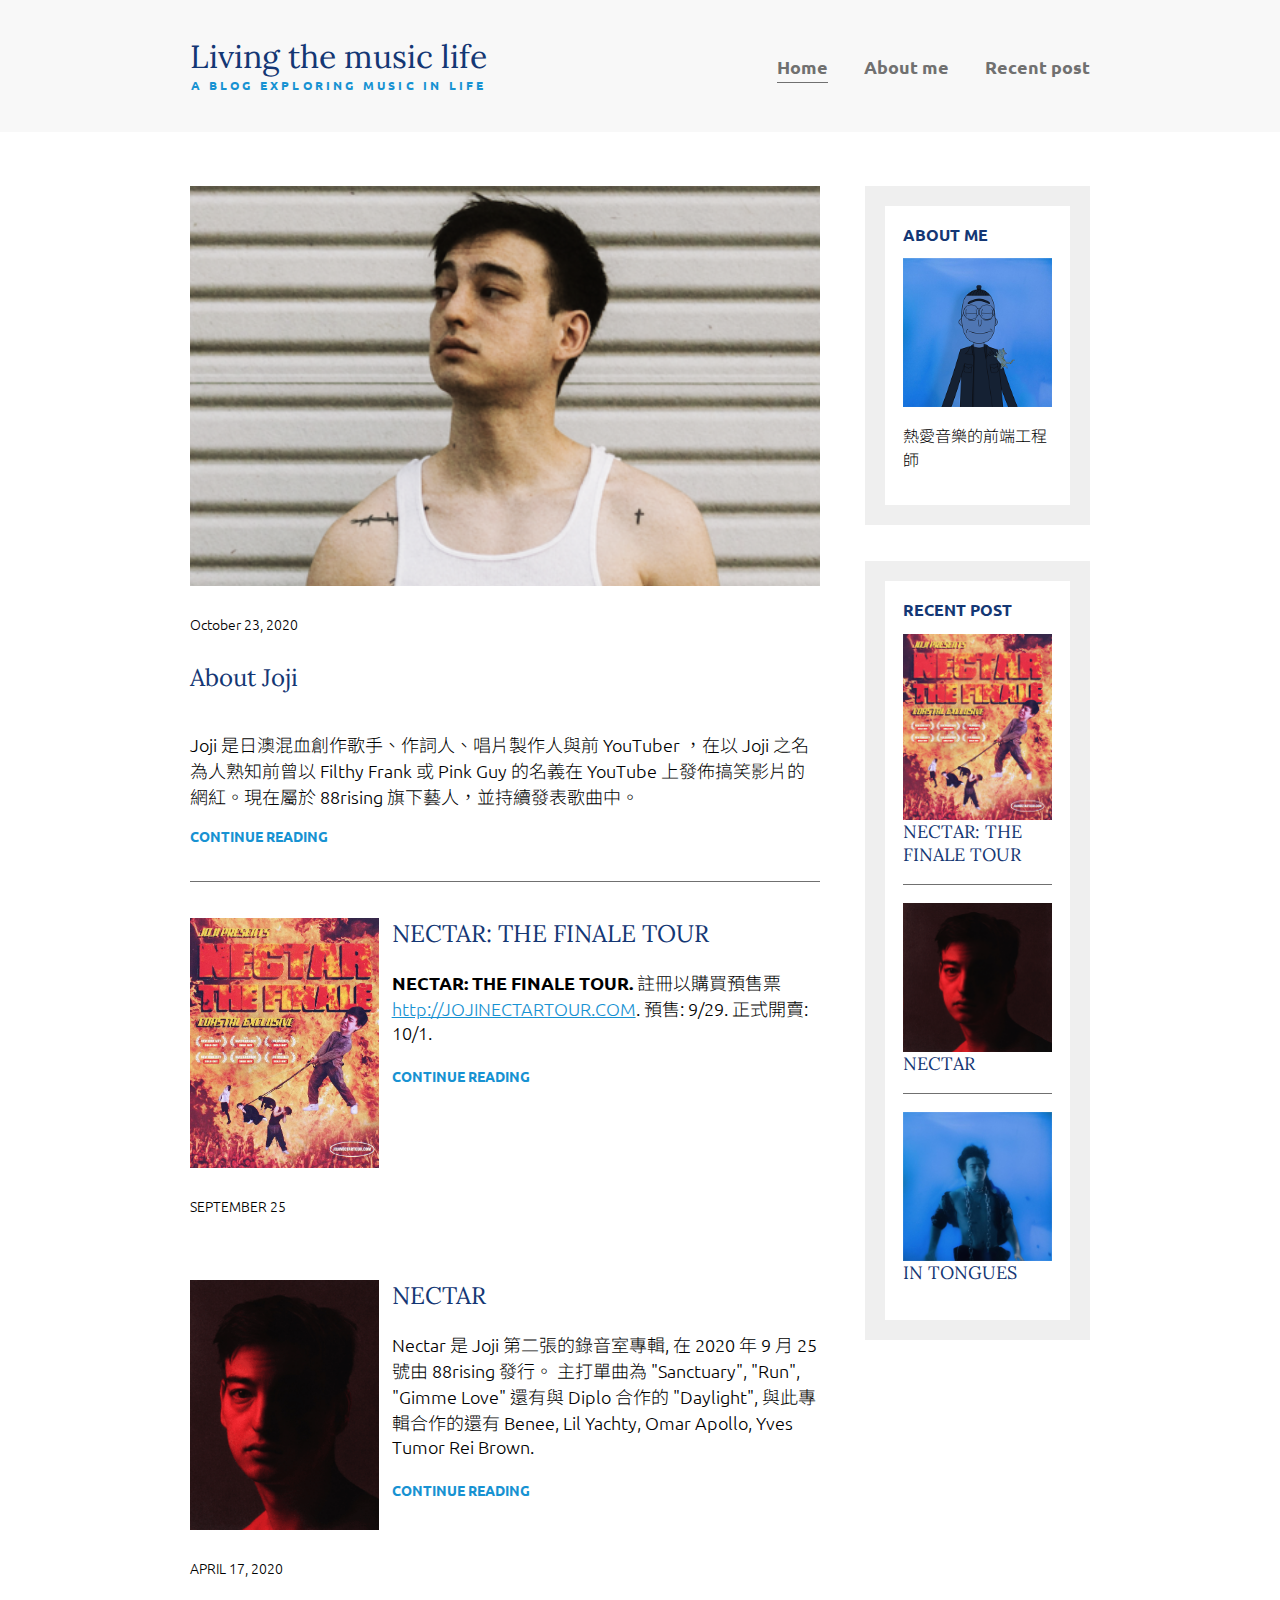
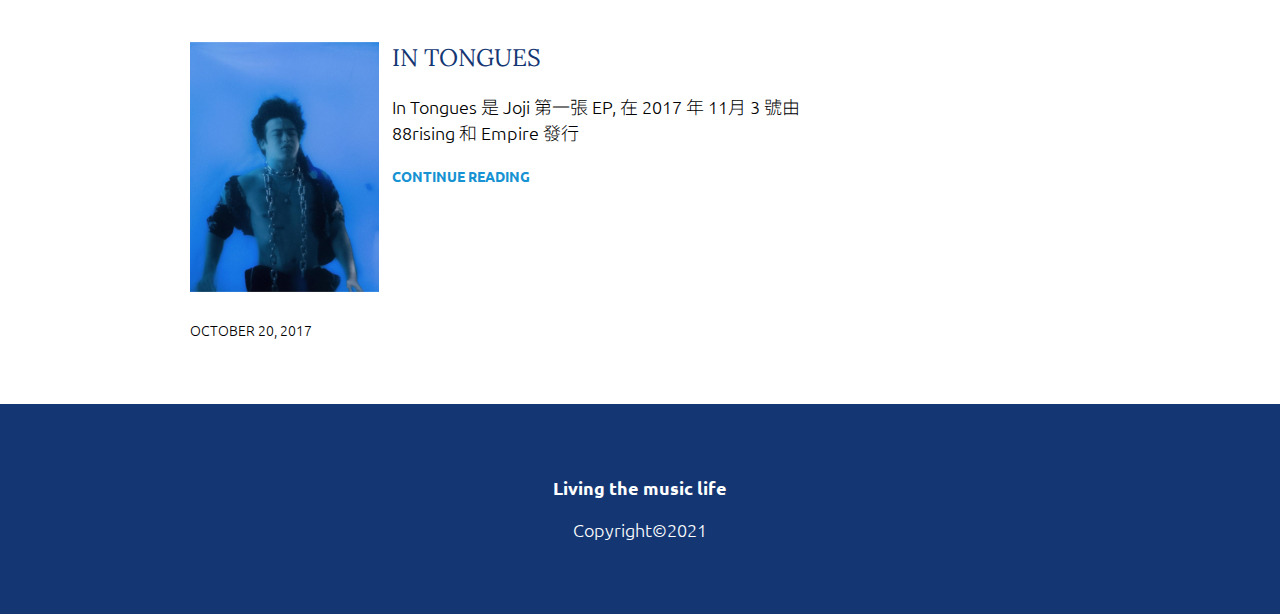
<file: index.html>
<!DOCTYPE html>

<html>
  <head>
    <meta charset="UTF-8">
    <meta name="viewport" content="width=device-width, initial-scale=1" />
    <title>Living the music life</title>
    <link rel="preconnect" href="https://fonts.googleapis.com" />
    <link rel="preconnect" href="https://fonts.gstatic.com" crossorigin />
    <link
      href="https://fonts.googleapis.com/css2?family=Lora:wght@300;400;700&family=Noto+Sans+TC:wght@300;400;700&family=Ubuntu:wght@300;400;700&display=swap"
      rel="stylesheet"
    />
    <link rel="stylesheet" href="css/style.css" />
  </head>

  <body>
    <header>
      <div class="container container-flex">
        <div>
          <h1 class="site-title">Living the music life</h1>
          <p class="subtitle">A BLOG EXPLORING MUSIC IN LIFE</p>
        </div>

        <nav>
          <ul>
            <li><a href="index.html" class="current-page">Home</a></li>
            <li><a href="about-me.html">About me</a></li>
            <li><a href="recent-posts.html">Recent post</a></li>
          </ul>
        </nav>
      </div>
    </header>

    <div class="container container-flex">
      <main>
        <article class="article-featured">
          <h2 class="article-title">About Joji</h2>
          <img src="img/joji.png" alt="" class="article-img featured-img" />
          <p class="article-info">October 23, 2020</p>
          <p class="article-body">
            Joji 是日澳混血創作歌手、作詞人、唱片製作人與前 YouTuber ，在以 Joji
            之名為人熟知前曾以 Filthy Frank 或 Pink Guy 的名義在 YouTube
            上發佈搞笑影片的網紅。現在屬於 88rising 旗下藝人，並持續發表歌曲中。
          </p>
          <a href="#" class="article-read-more">CONTINUE READING</a>
        </article>

        <article class="article-recent">
          <div class="article-recent-main">
            <h2 class="article-title">NECTAR: THE FINALE TOUR</h2>
            <p class="article-body">
              <strong>NECTAR: THE FINALE TOUR.</strong> 註冊以購買預售票
              <a href="http://JOJINECTARTOUR.COM">http://JOJINECTARTOUR.COM</a>.
              預售: 9/29. 正式開賣: 10/1.
            </p>
            <a href="#" class="article-read-more">CONTINUE READING</a>
          </div>
          <div class="article-recent-secondary">
            <img src="img/Joji_finale_tour.jpg" alt="" class="article-img" />
            <p class="article-info">SEPTEMBER 25</p>
          </div>
        </article>
        <article class="article-recent">
          <div class="article-recent-main">
            <h2 class="article-title">NECTAR</h2>
            <p class="article-body">
              Nectar 是 Joji 第二張的錄音室專輯, 在 2020 年 9 月 25 號由
              88rising 發行。 主打單曲為 "Sanctuary", "Run", "Gimme Love" 還有與
              Diplo 合作的 "Daylight", 與此專輯合作的還有 Benee, Lil Yachty,
              Omar Apollo, Yves Tumor Rei Brown.
            </p>
            <a href="#" class="article-read-more">CONTINUE READING</a>
          </div>
          <div class="article-recent-secondary">
            <img src="img/Joji_Nectar.png" alt="" class="article-img" />
            <p class="article-info">APRIL 17, 2020</p>
          </div>
        </article>
        <article class="article-recent">
          <div class="article-recent-main">
            <h2 class="article-title">IN TONGUES</h2>
            <p class="article-body">
              In Tongues 是 Joji 第一張 EP, 在 2017 年 11月 3 號由 88rising 和
              Empire 發行
            </p>
            <a href="#" class="article-read-more">CONTINUE READING</a>
          </div>
          <div class="article-recent-secondary">
            <img src="img/In_Tongues.png" alt="" class="article-img" />
            <p class="article-info">OCTOBER 20, 2017</p>
          </div>
        </article>
      </main>

      <aside class="sidebar">
        <div class="sidebar-widget">
          <h2 class="widget-title">ABOUT ME</h2>
          <img src="img/Neil.png" alt="" class="widget-image" />
          <p class="widget-body">熱愛音樂的前端工程師</p>
        </div>

        <div class="sidebar-widget">
          <h2 class="widget-title">RECENT POST</h2>

          <div class="widget-recent-post">
            <h3 class="widget-recent-post-title">NECTAR: THE FINALE TOUR</h3>
            <img src="img/Joji_finale_tour.jpg" alt="" class="widget-image" />
          </div>

          <div class="widget-recent-post">
            <h3 class="widget-recent-post-title">NECTAR</h3>
            <img src="img/Joji_Nectar.png" alt="" class="widget-image" />
          </div>

          <div class="widget-recent-post">
            <h3 class="widget-recent-post-title">IN TONGUES</h3>
            <img src="img/In_Tongues.png" alt="" class="widget-image" />
          </div>
        </div>
      </aside>
    </div>

    <footer>
      <p><strong>Living the music life</strong></p>
      <p>Copyright©2021</p>
    </footer>
  </body>
</html>
</file>
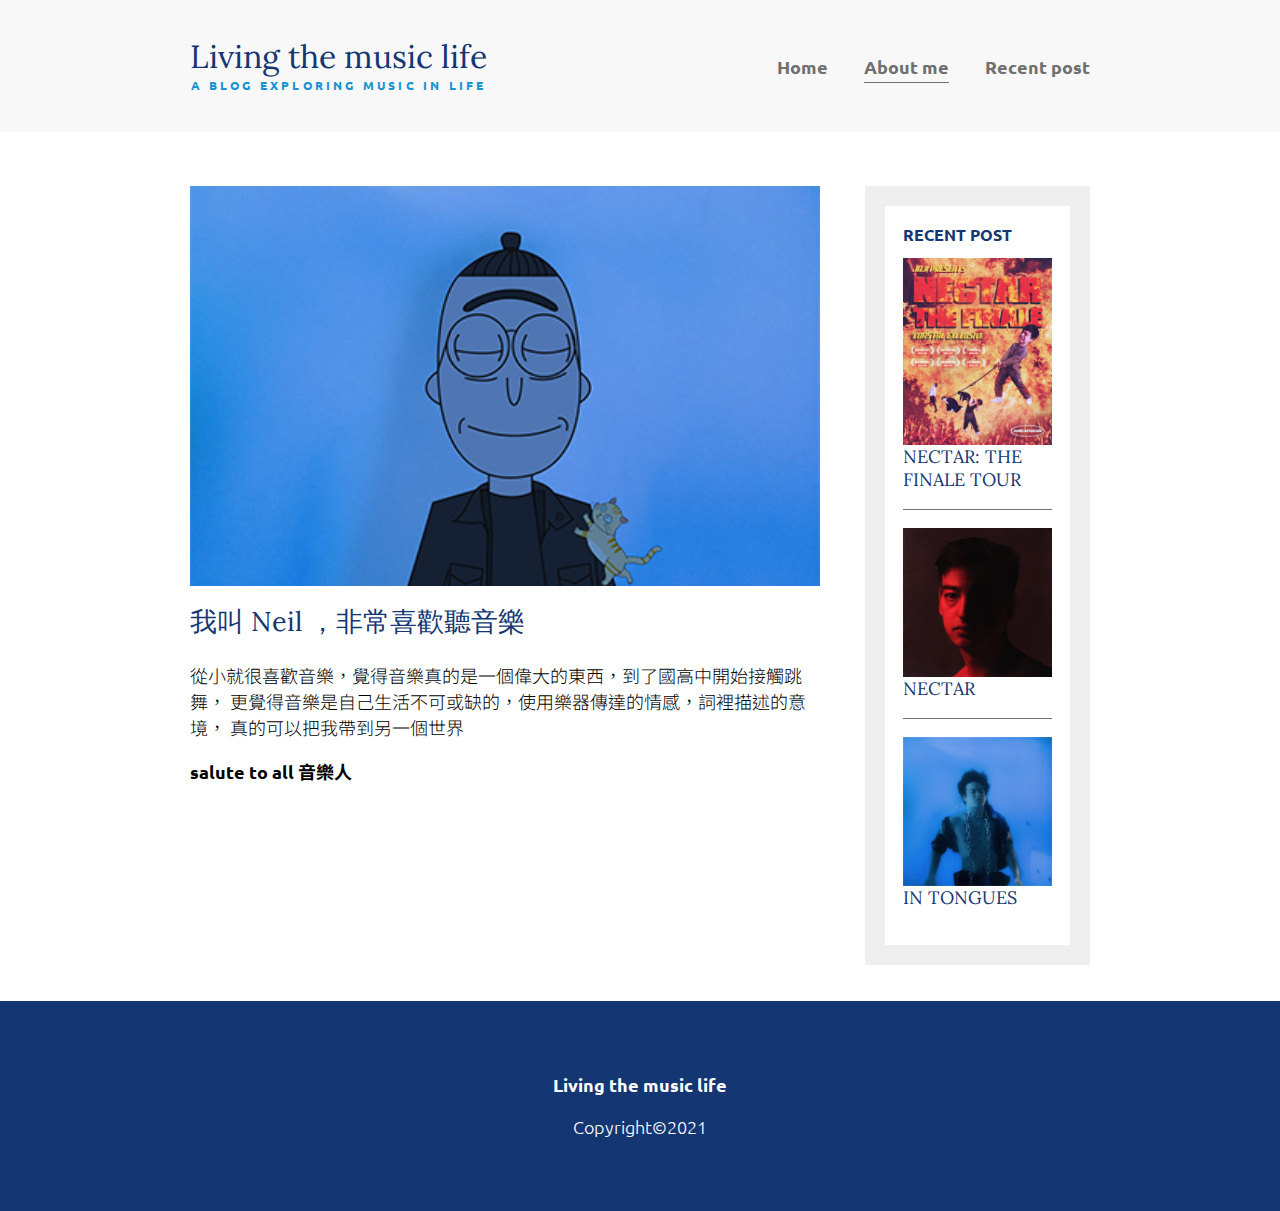
<file: about-me.html>
<!DOCTYPE html>

<html>
  <head>
    <meta charset="UTF-8">
    <meta name="viewport" content="width=device-width, initial-scale=1" />
    <link rel="preconnect" href="https://fonts.googleapis.com" />
    <link rel="preconnect" href="https://fonts.gstatic.com" crossorigin />
    <link
      href="https://fonts.googleapis.com/css2?family=Lora:wght@300;400;700&family=Noto+Sans+TC:wght@300;400;700&family=Ubuntu:wght@300;400;700&display=swap"
      rel="stylesheet"
    />
    <link rel="stylesheet" href="css/style.css" />
  </head>

  <body>
    <header>
      <div class="container container-flex">
        <div>
          <h1 class="site-title">Living the music life</h1>
          <p class="subtitle">A BLOG EXPLORING MUSIC IN LIFE</p>
        </div>

        <nav>
          <ul>
            <li><a href="index.html">Home</a></li>
            <li><a href="about-me.html" class="current-page">About me</a></li>
            <li><a href="recent-posts.html">Recent post</a></li>
          </ul>
        </nav>
      </div>
    </header>

    <div class="container container-flex">
      <main>
        <img src="img/Neil.png" class="about-me-img" />
        <h2>我叫 Neil ，非常喜歡聽音樂</h2>
        <p>
          從小就很喜歡音樂，覺得音樂真的是一個偉大的東西，到了國高中開始接觸跳舞，
          更覺得音樂是自己生活不可或缺的，使用樂器傳達的情感，詞裡描述的意境，
          真的可以把我帶到另一個世界
        </p>
        <p><strong>salute to all 音樂人</strong></p>
      </main>

      <aside class="sidebar">
        <div class="sidebar-widget">
          <h2 class="widget-title">RECENT POST</h2>

          <div class="widget-recent-post">
            <h3 class="widget-recent-post-title">NECTAR: THE FINALE TOUR</h3>
            <img src="img/Joji_finale_tour.jpg" alt="" class="widget-image" />
          </div>

          <div class="widget-recent-post">
            <h3 class="widget-recent-post-title">NECTAR</h3>
            <img src="img/Joji_Nectar.png" alt="" class="widget-image" />
          </div>

          <div class="widget-recent-post">
            <h3 class="widget-recent-post-title">IN TONGUES</h3>
            <img src="img/In_Tongues.png" alt="" class="widget-image" />
          </div>
        </div>
      </aside>
    </div>

    <footer>
      <p><strong>Living the music life</strong></p>
      <p>Copyright©2021</p>
    </footer>
  </body>
</html>
</file>
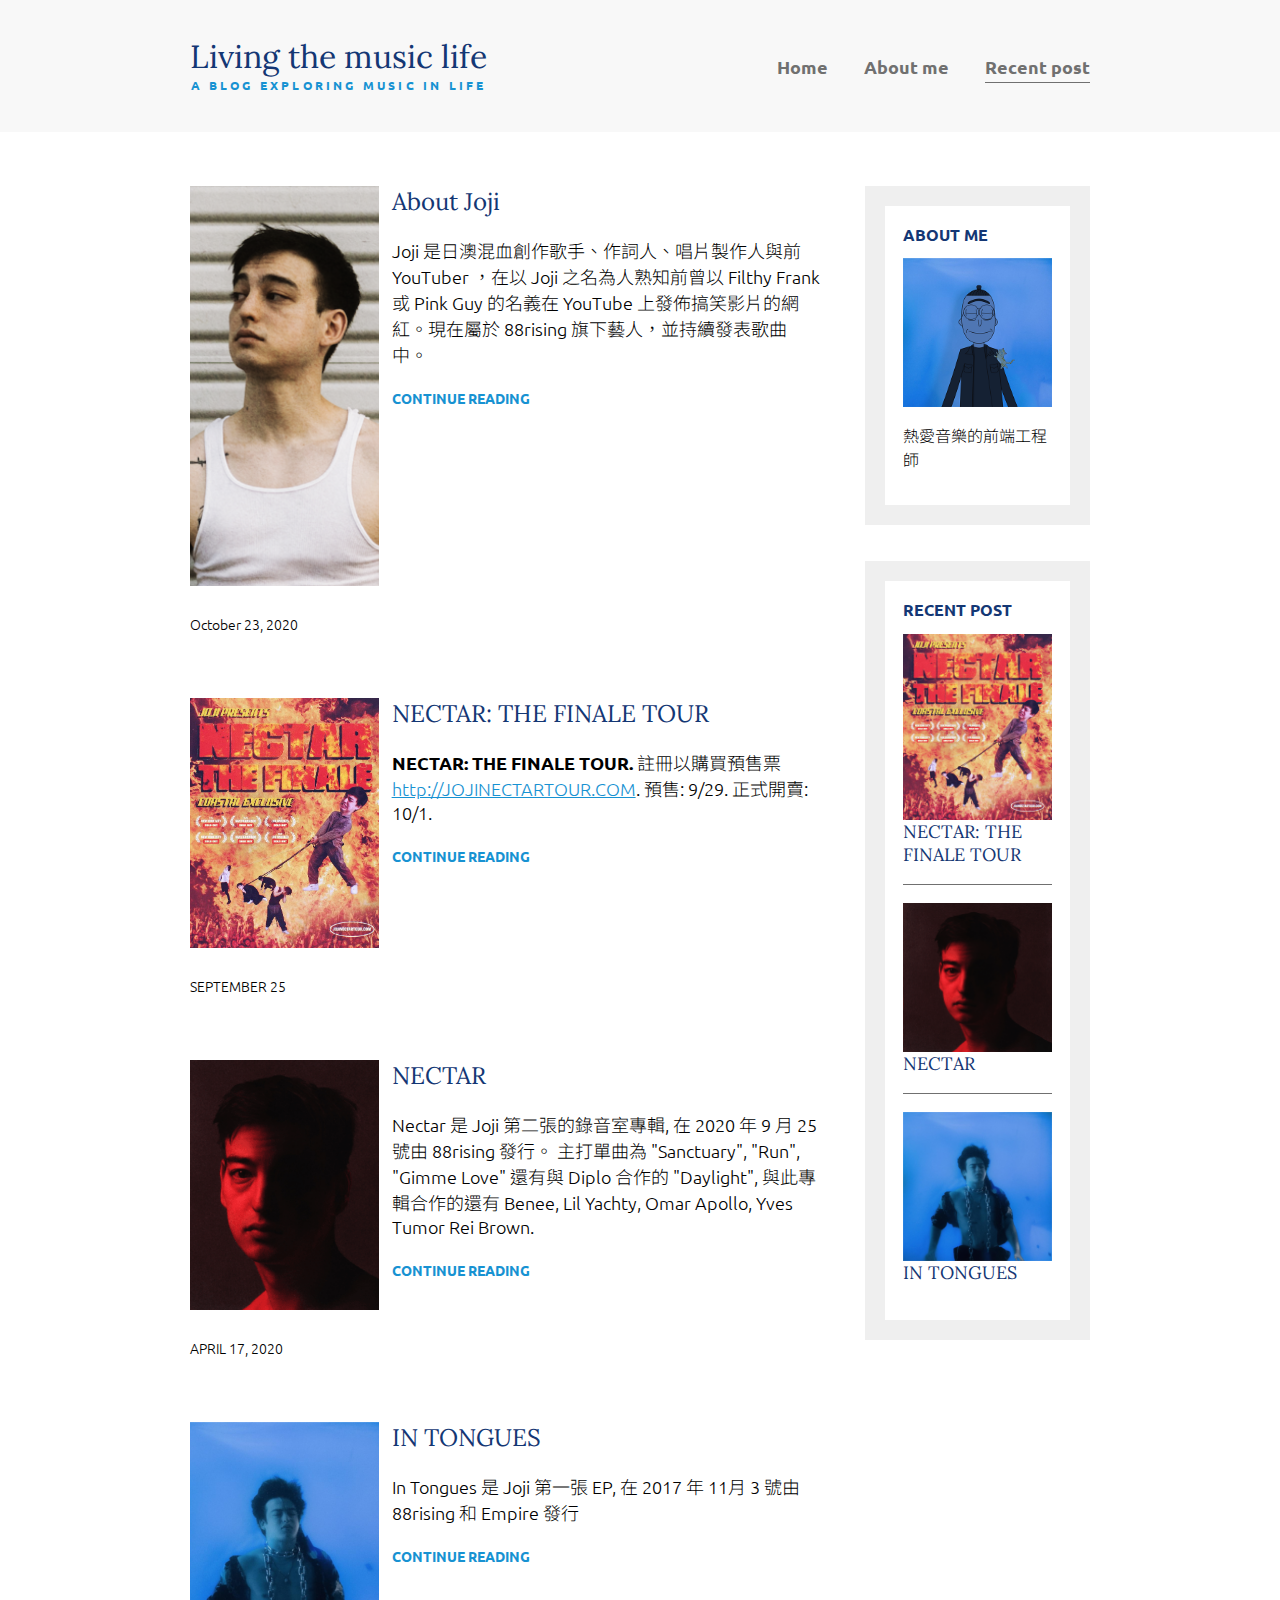
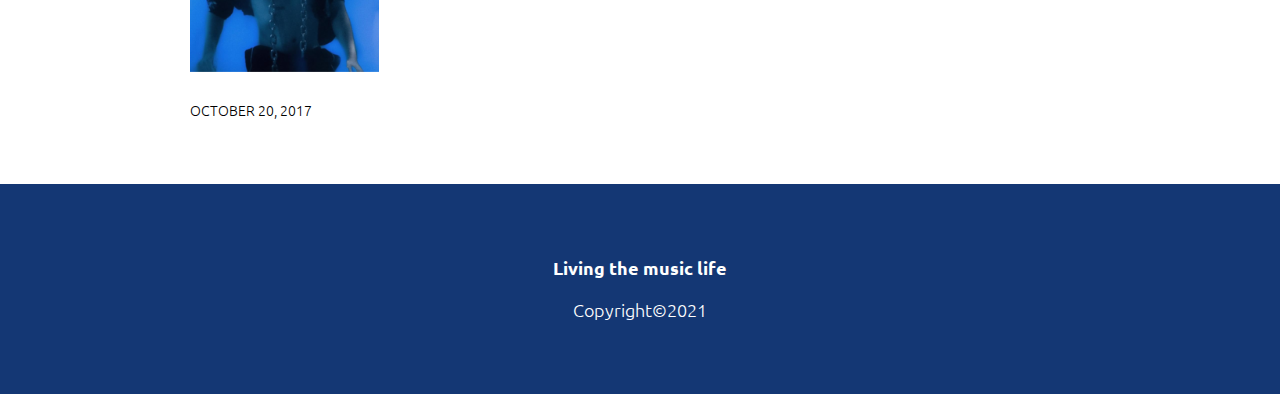
<file: recent-posts.html>
<!DOCTYPE html>

<html>
  <head>
    <meta charset="UTF-8">
    <meta name="viewport" content="width=device-width, initial-scale=1" />
    <link rel="preconnect" href="https://fonts.googleapis.com" />
    <link rel="preconnect" href="https://fonts.gstatic.com" crossorigin />
    <link
      href="https://fonts.googleapis.com/css2?family=Lora:wght@300;400;700&family=Noto+Sans+TC:wght@300;400;700&family=Ubuntu:wght@300;400;700&display=swap"
      rel="stylesheet"
    />
    <link rel="stylesheet" href="css/style.css" />
  </head>

  <body>
    <header>
      <div class="container container-flex">
        <div>
          <h1 class="site-title">Living the music life</h1>
          <p class="subtitle">A BLOG EXPLORING MUSIC IN LIFE</p>
        </div>

        <nav>
          <ul>
            <li><a href="index.html">Home</a></li>
            <li><a href="about-me.html">About me</a></li>
            <li>
              <a href="recent-posts.html" class="current-page">Recent post</a>
            </li>
          </ul>
        </nav>
      </div>
    </header>

    <div class="container container-flex">
      <main>
        <article class="article-recent">
          <div class="article-recent-main">
            <h2 class="article-title">About Joji</h2>
            <p class="article-body">
              Joji 是日澳混血創作歌手、作詞人、唱片製作人與前 YouTuber ，在以
              Joji 之名為人熟知前曾以 Filthy Frank 或 Pink Guy 的名義在 YouTube
              上發佈搞笑影片的網紅。現在屬於 88rising
              旗下藝人，並持續發表歌曲中。
            </p>
            <a href="#" class="article-read-more">CONTINUE READING</a>
          </div>
          <div class="article-recent-secondary">
            <img src="img/joji.png" alt="" class="article-img featured-img" />
            <p class="article-info">October 23, 2020</p>
          </div>
        </article>
        <article class="article-recent">
          <div class="article-recent-main">
            <h2 class="article-title">NECTAR: THE FINALE TOUR</h2>
            <p class="article-body">
              <strong>NECTAR: THE FINALE TOUR.</strong> 註冊以購買預售票
              <a href="http://JOJINECTARTOUR.COM">http://JOJINECTARTOUR.COM</a>.
              預售: 9/29. 正式開賣: 10/1.
            </p>
            <a href="#" class="article-read-more">CONTINUE READING</a>
          </div>
          <div class="article-recent-secondary">
            <img src="img/Joji_finale_tour.jpg" alt="" class="article-img" />
            <p class="article-info">SEPTEMBER 25</p>
          </div>
        </article>
        <article class="article-recent">
          <div class="article-recent-main">
            <h2 class="article-title">NECTAR</h2>
            <p class="article-body">
              Nectar 是 Joji 第二張的錄音室專輯, 在 2020 年 9 月 25 號由
              88rising 發行。 主打單曲為 "Sanctuary", "Run", "Gimme Love" 還有與
              Diplo 合作的 "Daylight", 與此專輯合作的還有 Benee, Lil Yachty,
              Omar Apollo, Yves Tumor Rei Brown.
            </p>
            <a href="#" class="article-read-more">CONTINUE READING</a>
          </div>
          <div class="article-recent-secondary">
            <img src="img/Joji_Nectar.png" alt="" class="article-img" />
            <p class="article-info">APRIL 17, 2020</p>
          </div>
        </article>
        <article class="article-recent">
          <div class="article-recent-main">
            <h2 class="article-title">IN TONGUES</h2>
            <p class="article-body">
              In Tongues 是 Joji 第一張 EP, 在 2017 年 11月 3 號由 88rising 和
              Empire 發行
            </p>
            <a href="#" class="article-read-more">CONTINUE READING</a>
          </div>
          <div class="article-recent-secondary">
            <img src="img/In_Tongues.png" alt="" class="article-img" />
            <p class="article-info">OCTOBER 20, 2017</p>
          </div>
        </article>
      </main>

      <aside class="sidebar">
        <div class="sidebar-widget">
          <h2 class="widget-title">ABOUT ME</h2>
          <img src="img/Neil.png" alt="" class="widget-image" />
          <p class="widget-body">熱愛音樂的前端工程師</p>
        </div>

        <div class="sidebar-widget">
          <h2 class="widget-title">RECENT POST</h2>

          <div class="widget-recent-post">
            <h3 class="widget-recent-post-title">NECTAR: THE FINALE TOUR</h3>
            <img src="img/Joji_finale_tour.jpg" alt="" class="widget-image" />
          </div>

          <div class="widget-recent-post">
            <h3 class="widget-recent-post-title">NECTAR</h3>
            <img src="img/Joji_Nectar.png" alt="" class="widget-image" />
          </div>

          <div class="widget-recent-post">
            <h3 class="widget-recent-post-title">IN TONGUES</h3>
            <img src="img/In_Tongues.png" alt="" class="widget-image" />
          </div>
        </div>
      </aside>
    </div>

    <footer>
      <p><strong>Living the music life</strong></p>
      <p>Copyright©2021</p>
    </footer>
  </body>
</html>
</file>
<file: css/style.css>
* {
  box-sizing: border-box;
  scroll-behavior: smooth;  
}

::-webkit-scrollbar {
  width: 8px;
}

::-webkit-scrollbar-track {
  background: #ffffff; 
}

::-webkit-scrollbar-thumb {
  background: #dfdfdf;
  border-radius: 10px; 
}

body {
  margin: 0;
  font-family: "Ubuntu", sans-serif, "Noto Sans TC", sans-serif;
  font-size: 1.125rem;
  font-weight: 300;
}

img {
  max-width: 100%;
  display: block;
}

/* ============
Typography
============ */

h1,
h2,
h3 {
  font-family: "Lora", serif;
  font-weight: 400;
  color: #143774;
  margin-top: 0;
}

h1 {
  font-size: 2rem;
  margin: 0;
}

a {
  color: #1792d2;
}

a:hover,
a:focus {
  color: #143774;
}

strong {
  font-weight: 700;
}

.subtitle {
  font-weight: 700;
  color: #1792d2;
  font-size: 0.75rem;
  margin: 0;
  letter-spacing: .2rem;
  font-variant: small-caps;
}

.article-title {
  font-size: 1.5rem;
}

.article-read-more,
.article-info {
  font-size: 0.875rem;
}

.article-read-more {
  text-decoration: none;
  font-weight: 700;
}

.article-read-more:hover,
.article-read-more:focus {
  text-decoration: underline;
}

.article-info {
  margin: 2em 0;
}

.widget-title,
.widget-recent-post-title,
.widget-body {
  font-size: 1rem;
}

.widget-title {
  font-family: "Ubuntu", sans-serif;
  font-weight: 700;
}

/* ===========
Layout
============ */

header {
  background-color: #f8f8f8;
  padding: 2em 0;
  margin-bottom: 3em;
  text-align: center;
}

footer {
  background-color: #143774;
  color: white;
  text-align: center;
  padding: 3em 0;
}

.container {
  width: 90%;
  max-width: 900px;
  margin: 0 auto;
}

.container-flex {
  display: flex;
  justify-content: space-between;
  flex-direction: column;
}

@media (min-width: 730px) {
  .container-flex {
    flex-direction: row;
  }

  main {
    width: 70%;
  }

  aside {
    width: 25%;
    min-width: 200px;
    margin-left: 1em;
  }
}

/* navigation */

nav ul {
  padding: 0;
  list-style: none;
  display: flex;
  justify-content: center;
}

nav li {
  margin-left: 2em;
}

nav a {
  text-decoration: none;
  color: #707070;
  font-weight: 700;
  padding: 0.25em 0;
}

nav a:hover,
nav a:focus {
  color: #1792d2;
}

.current-page {
  border-bottom: 1px solid #707070;
}

.current-page:hover {
  color: #707070;
}

@media (max-width: 730px) {
  nav ul {
    flex-direction: column;
  }

  nav li {
    margin: 0.5em 0;
  }
}

/* article */

.article-featured {
  border-bottom: #707070 1px solid;
  padding-bottom: 2em;
  margin-bottom: 2em;
}

.article-recent {
  display: flex;
  flex-direction: column;
  margin-bottom: 2em;
}

.article-recent-main {
  order: 2;
}

.article-recent-secondary {
  order: 1;
}

.article-img {
  width: 100%;
  height: 300px;
  object-fit: cover;
}

.featured-img {
  object-position: 50% 20%;
  order: -2;
}

.about-me-img {
  width: 100%;
  height: 300px;
  object-fit: cover;
  object-position: 50% 30%;
  margin-bottom: 1em;
}

@media (min-width: 730px) {
  .article-recent {
    flex-direction: row;
    justify-content: space-between;
  }

  .article-recent-main {
    width: 68%;
  }

  .article-recent-secondary {
    width: 30%;
  }

  .article-img {
    width: 100%;
    height: 250px;
    object-fit: cover;
  }

  .featured-img {
    height: 400px;
    object-position: 50% 30%;
    order: -2;
  }

  .article-featured {
    display: flex;
    flex-direction: column;
  }

  .article-info {
    order: -1;
  }

  .about-me-img {
    height: 400px;
  }
}

/* widget */

.sidebar-widget {
  border: #efefef 20px solid;
  padding: 1em;
  margin-bottom: 2em;
}

.widget-recent-post {
  display: flex;
  flex-direction: column;
  border-bottom: #707070 1px solid;
  margin-bottom: 1em;
}

.widget-image {
  width: 100%;
}

.widget-recent-post:last-child {
  border: 0;
  margin: 0;
}

.widget-recent-post-title {
  order: 1;
  font-size: 1.125rem;
}
</file>
